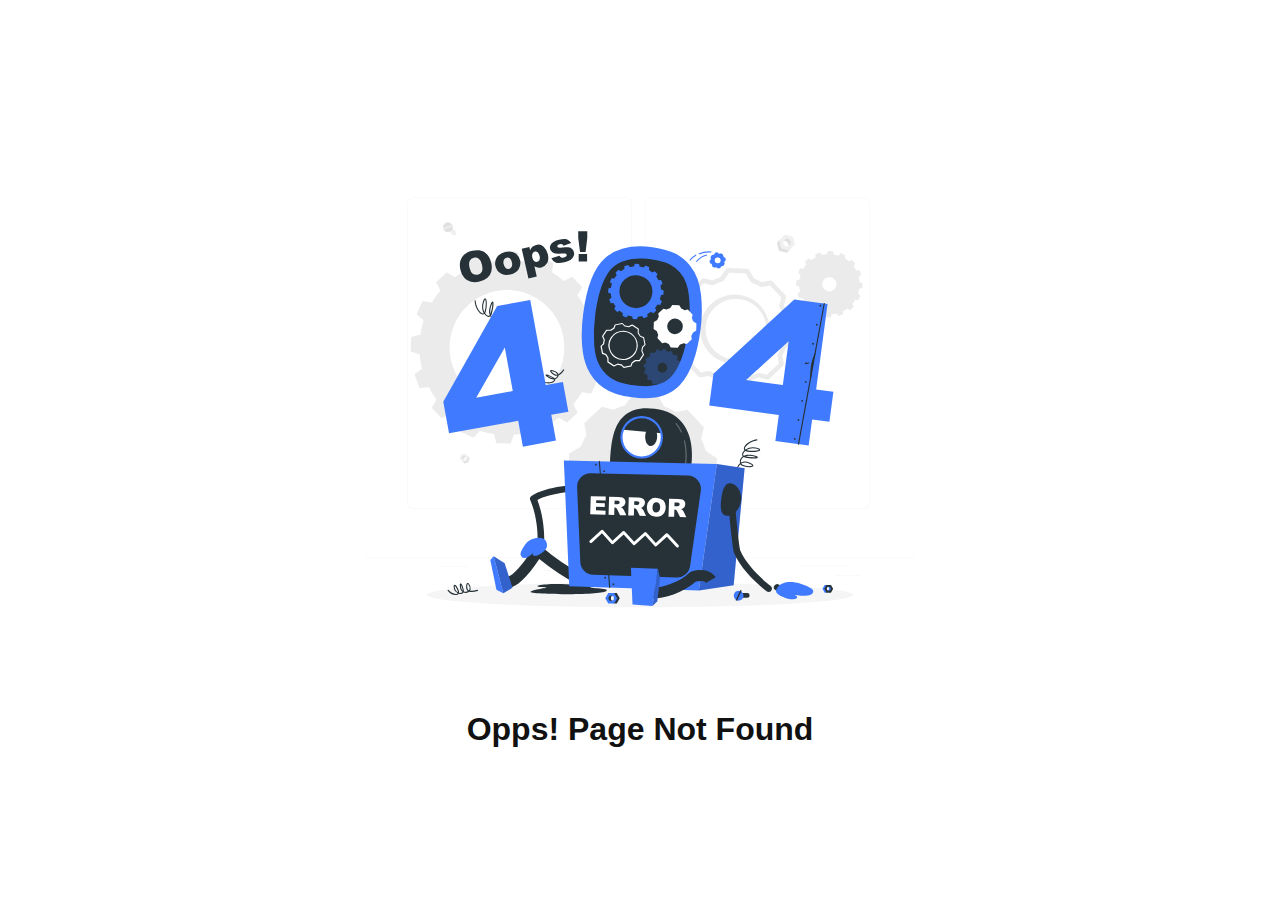
<file: 404 Design Page/index.html>
<!DOCTYPE html>
<html lang="en">
<head>
    <meta charset="UTF-8">
    <meta name="viewport" content="width=device-width, initial-scale=1.0">
    <title>404 Page</title>
    <link rel="stylesheet" href="style.css">
</head>
<body>
    <!--picture from storyset.com-->
    <img src="broken.svg" alt="404 illustration">
    <h1>Opps! Page Not Found</h1>
</body>
</html>
</file>
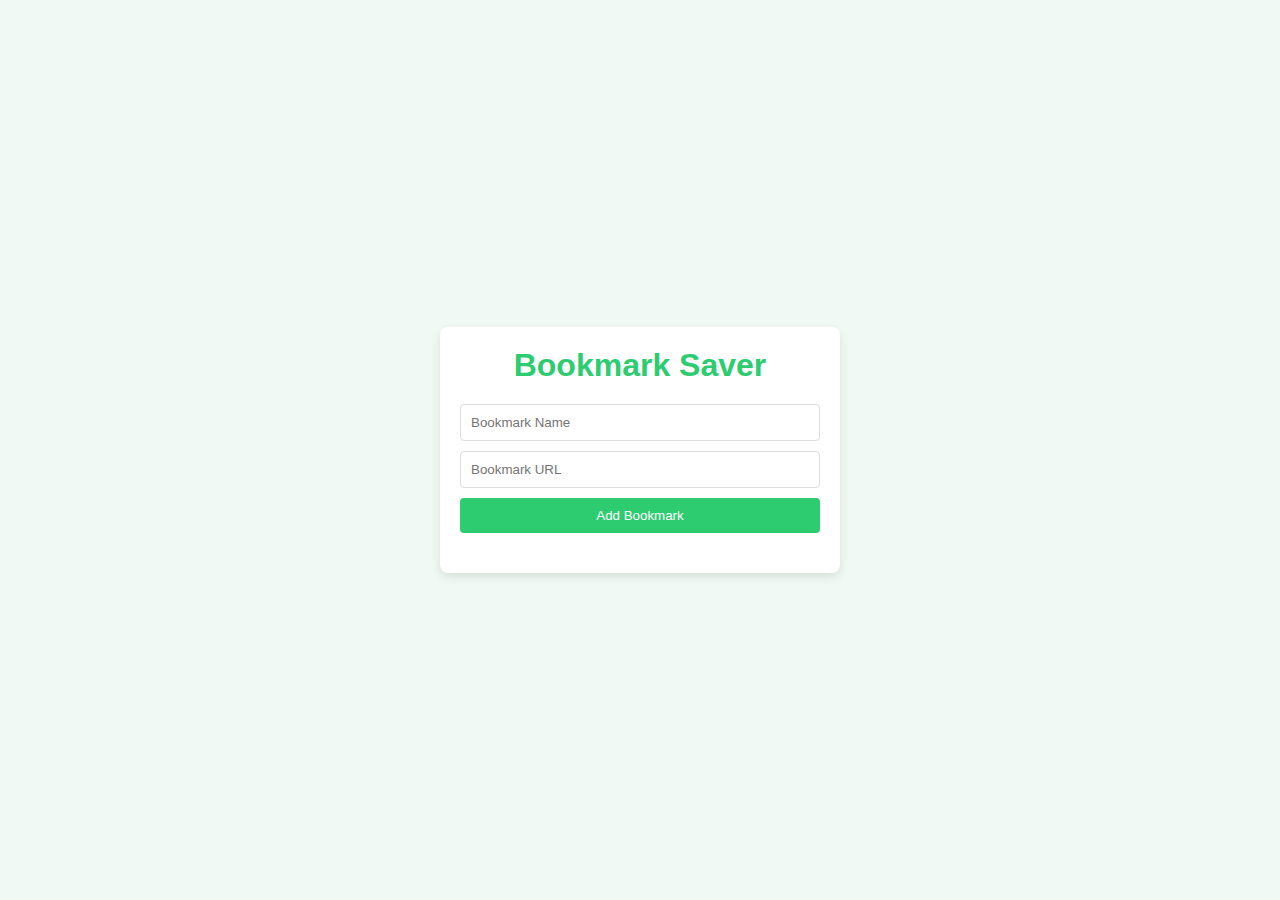
<file: Bookmark Saver/index.html>
<!DOCTYPE html>
<html lang="en">
<head>
    <meta charset="UTF-8">
    <meta name="viewport" content="width=device-width, initial-scale=1.0">
    <title>Bookmark Saver</title>
    <link rel="stylesheet" href="style.css">
</head>
<body>
    <div class="container">
        <h1>Bookmark Saver</h1>
        <div class="input-container">
            <input type="text" id="bookmark-name" placeholder="Bookmark Name">
            <input type="text" id="bookmark-url" placeholder="Bookmark URL">
            <button id="add-bookmark">Add Bookmark</button>
        </div>

        <ul id="bookmark-list"></ul>
    </div>

    <script src="script.js"></script>
</body>
</html>
</file>
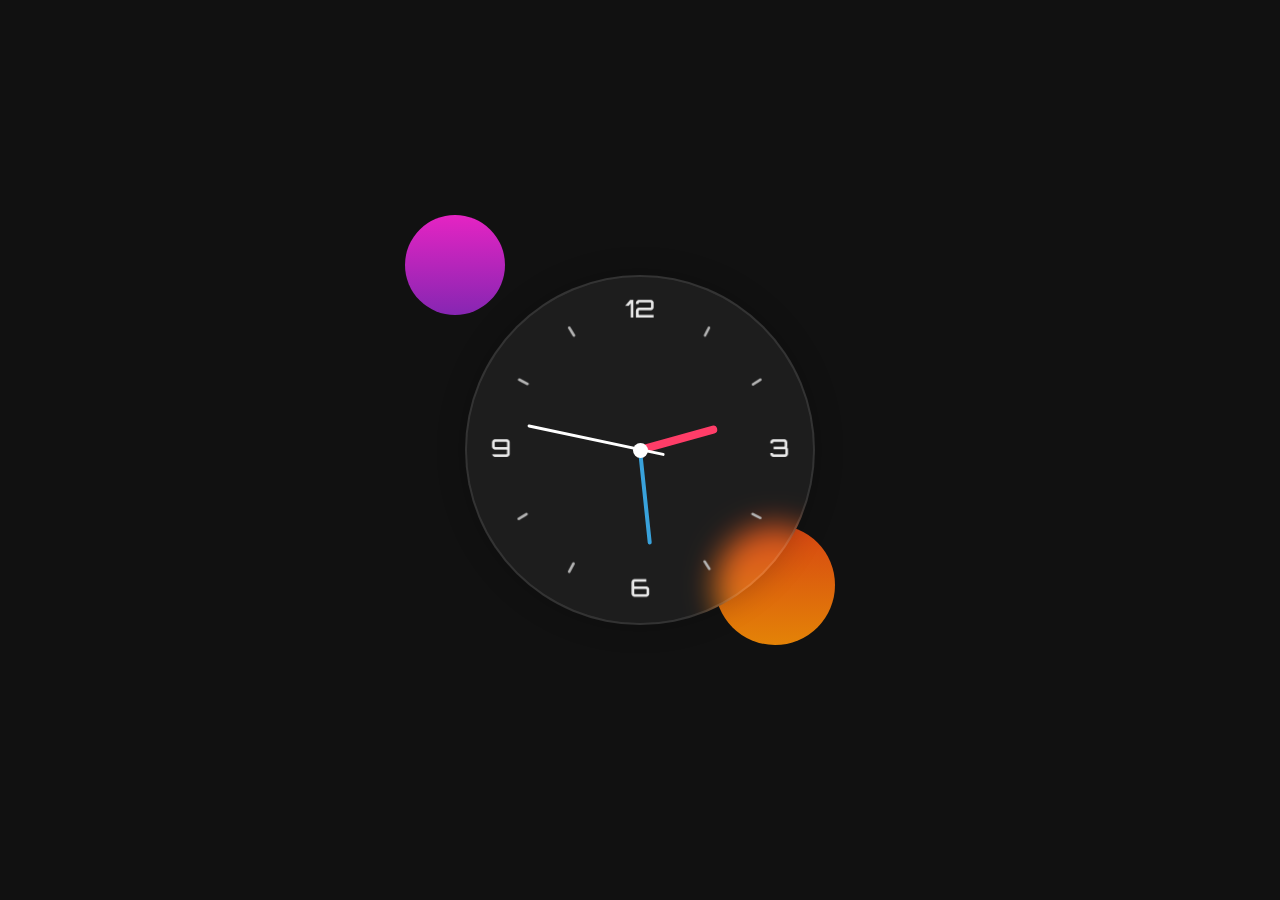
<file: Clock/clock.html>
<!DOCTYPE html>
<html lang="en">
    <head>
        <meta charset="UTF-8">
        <meta name="viewport" content="width=device-width, initial-scale=1.0">
        <title>Analog clock</title>
        <link rel="stylesheet" href="style.css">
    </head>

    <body>
        <div class="container">
            <div class="circle"></div>
            <div class="circle"></div>
            
            <div class="clock">
                <div class="clock-bg">
                    <img src="clock.png" alt="">
                </div>

                <div class="hour">
                    <span class="hr" id="hr"></span>
                </div>

                <div class="minutes">
                    <span class="min" id="min"></span>
                </div>

                <div class="seconds">
                    <span class="sec" id="sec"></span>
                </div>
            </div>
        </div>
        
        <script src="script.js"></script>
    </body>
</html>
</file>
<file: 404 Design Page/style.css>
* {
    margin: 0;
    padding: 0;
    box-sizing: border-box;
}

body {
    background-color: #fff;
    color: #111;
    display: flex;
    flex-direction: column;
    justify-content: center;
    align-items: center;
    height: 100vh;
    font-family: sans-serif;
}

img {
    width: 100%;
    max-width: 550px;
    margin-bottom: 1.5rem;

}

h1 {
    font-size: 2rem;
    margin-bottom: 1rem;
}

@media(max-width: 600px) {
    img {
        max-width: 400px;
    }

    h1 {
        font-size: 1.5rem;
    }
}
</file>
<file: Bookmark Saver/style.css>
* {
    padding: 0;
    margin: 0;
    box-sizing: border-box;
}

body {
    font-family: sans-serif;
    background-color: #f0f9f4;
    color: #333;
    display: flex;
    align-items: center;
    justify-content: center;
    height: 100vh;
}

.container {
    background-color: #fff;
    padding: 20px;
    border-radius: 8px;
    box-shadow: 0 4px 10px rgba(0, 0, 0, 0.1);
    max-width: 400px;
    width: 90%;
    text-align: center;
}

h1 {
    color: #2ecc71;
    margin-bottom: 20px;
}

.input-container {
    display: flex;
    flex-direction: column;
    gap: 10px;
    margin-bottom: 20px;
}

input {
    padding: 10px;
    border-radius: 4px;
    border: 1px solid #ddd;
}

button {
    padding: 10px;
    background-color: #2ecc71;
    color: white;
    border: none;
    border-radius: 4px;
    cursor: pointer;
    transition: background-color 0.3s ease;
}

button:hover {
    background-color: #27ae60;
}

#bookmark-list {
    list-style: none;
    padding: 0;
}

#bookmark-list li {
    background-color: #f9f9f9;
    padding: 10px;
    border: 1px solid #ddd;
    border-radius: 4px;
    margin-bottom: 10px;
    display: flex;
    justify-content: space-between;
    align-items: center;
}

#bookmark-list li a {
    color: #2ecc71;
    text-decoration: none;
}

#bookmark-list li button{
    background-color: #e74c3c;
    padding: 5px 10px;
}

#bookmark-list li button:hover {
    background-color: #c0392b;
}
</file>
<file: Clock/style.css>
*{
    margin: 0;
    padding: 0;
    box-sizing: border-box;
}

body{
    height: 100vh;
    display: flex;
    align-items: center;
    justify-content: center;
    background-color: #111;
}

.container{
    position: relative;
}

.container .circle{
    position: absolute;
    border-radius: 50%;
    pointer-events: none;
    animation: 2s ease-in infinite alternate;
}

.container .circle:nth-child(1){
    width: 100px;
    height: 100px;
    top: -60px;
    left: -60px;
    background: linear-gradient(#e524c3, #8626b2);
    animation-name: move-up;
}

@keyframes move-up{
    to{
        transform: translateY(-10px);
    }
}

.container .circle:nth-child(2){
    width: 120px;
    height: 120px;
    bottom: -20px;
    right: -20px;
    background: linear-gradient(#d64612, #e48307);
    animation-name: move-down;
} 

@keyframes move-down{
    to{
        transform: translateY(10px);
    }
}

.clock{
    width: 350px;
    height: 350px;
    display: flex;
    align-items: center;
    justify-content: center;
    border: 2px solid rgba(255, 255, 255, 0.1);
    border-radius: 50%;
    backdrop-filter: blur(15px);
    background: rgba(255, 255, 255, 0.05);
    box-shadow: 0 0 30px rgba(0, 0, 0, 0.2);
}

.clock .clock-bg img{
    width: 100%;
    height: 100%;
}

.clock::before{
    content: '';
    position: absolute;
    width: 15px;
    height: 15px;
    background: #fff;
    border-radius: 50%;
    z-index: 15;
}

.clock .hour,
.clock .minutes,
.clock .seconds{
    position: absolute;
}

.clock .hour,
.clock .hour .hr{
    width: 160px;
    height: 160px;
}

.clock .minutes,
.clock .minutes .min{
    width: 190px;
    height: 190px;
}

.clock .seconds,
.clock .seconds .sec{
    width: 230px;
    height: 230px;
}

.clock .hour .hr,
.clock .minutes .min,
.clock .seconds .sec{
    display: flex;
    justify-content: center;
    position: absolute;
    border-radius: 50%;
}

.clock .hour .hr::before{
    content: '';
    position: absolute;
    width: 8px;
    height: 80px;
    background: #ff3d68;
    z-index: 10;
    border-radius: 10px;
}

.clock .minutes .min::before{
    content: '';
    position: absolute;
    width: 4px;
    height: 90px;
    background: #39a2db;
    z-index: 11;
    border-radius: 8px;
}

.clock .seconds .sec::before{
    content: '';
    position: absolute;
    width: 3px;
    height: 140px;
    background: #fff;
    z-index: 12;
    border-radius: 2px;
}
</file>
